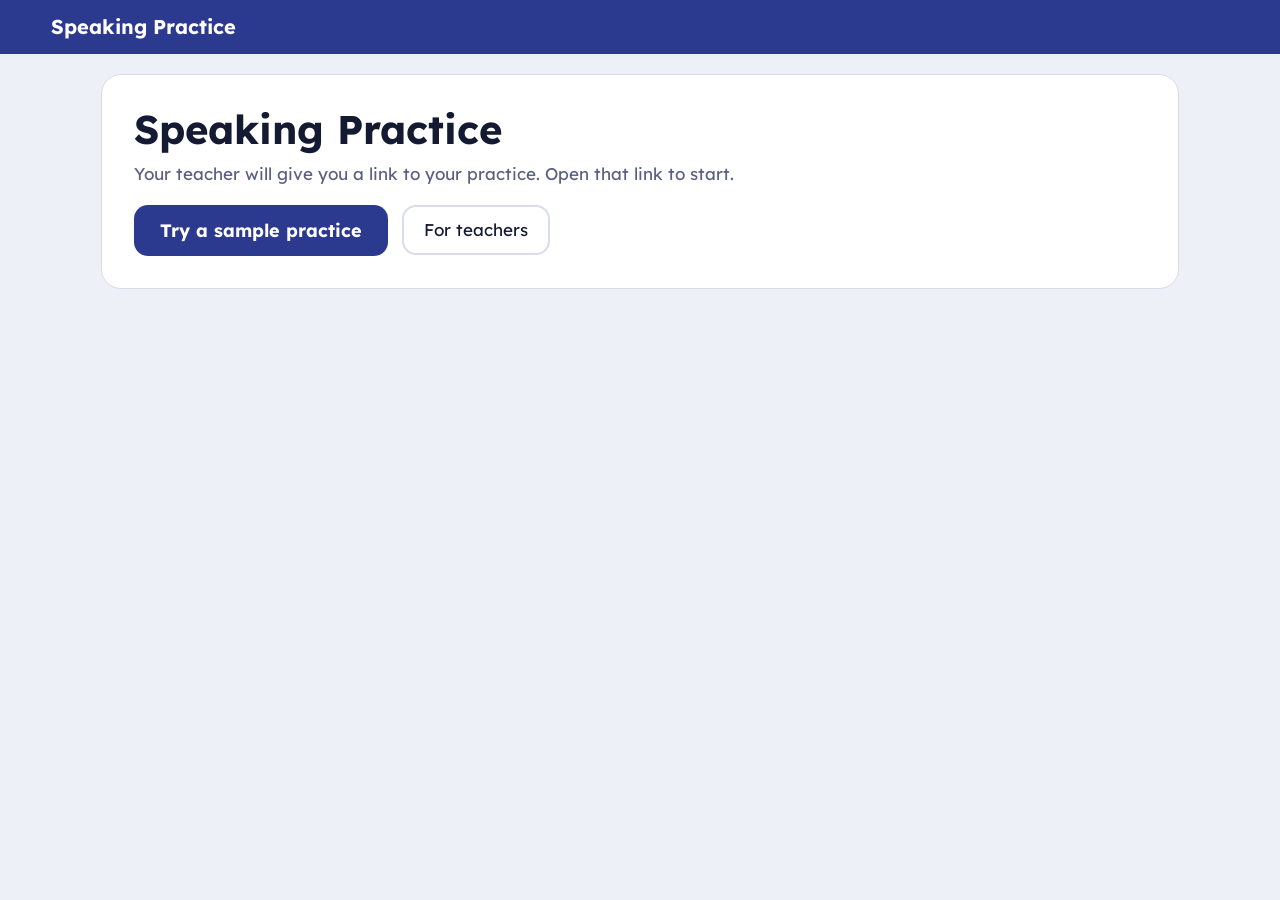
<file: index.html>
<!DOCTYPE html>
<html lang="en">
<head>
<meta charset="utf-8">
<meta name="viewport" content="width=device-width, initial-scale=1">
<title>Speaking Practice</title>
<link rel="preconnect" href="https://fonts.googleapis.com">
<link href="https://fonts.googleapis.com/css2?family=Lexend:wght@400;500;700&display=swap" rel="stylesheet">
<link rel="stylesheet" href="app.css">
</head>
<body>
<header class="top"><h1 id="ttl">Speaking Practice</h1><div class="prog" id="prog" aria-label="Progress"></div></header>
<main class="wrap" id="app"><p class="sub">Loading…</p></main>
<script src="tasks.js"></script>
<script src="pics.js"></script>
<script src="pron.js"></script>
<script>
{
const BANK = window.BANK;
const BYID = Object.fromEntries(BANK.tasks.map(t=>[t.id,t]));
const NAMES = {guide:"Guide",maya:"Maya",leo:"Leo"};
const app = document.getElementById('app');
const $ = s => app.querySelector(s);
const esc = t => String(t).replace(/[&<>"]/g, c => ({'&':'&amp;','<':'&lt;','>':'&gt;','"':'&quot;'}[c]));
const MIC = {id:'mic', who:'guide', text:BANK.common.mic};
const INTRO = ['intro1','intro2','intro3'].map(id=>({id, who:'guide', text:BANK.common[id]}));

/* ---------- assignment from the link ---------- */
const q = new URLSearchParams(location.search);
const flag = (k,d) => q.has(k) ? q.get(k)!=='0' : d;
const CFG = {
 ids: (q.get('t')||'').split(',').map(s=>s.trim()).filter(id=>BYID[id]).slice(0,12),
 time: parseInt(q.get('tm')||'0',10)||0,
 words: flag('w',true), retry: flag('r',true), caps: flag('c',true), stt: flag('x',true), fb: flag('f',true), pron: flag('p',true),
 name: (q.get('n')||'').slice(0,80)
};
if(CFG.name) { document.getElementById('ttl').textContent = 'Speaking Practice · ' + CFG.name; document.title = CFG.name; }

let steps=[], TASKS=[], idx=0, student={first:'',last:'',period:''}, captions=CFG.caps;
const recs={};
function setup(ids){
 steps=[{type:'mic',key:'L0',time:20},{type:'welcome'},{type:'intro'}];
 ids.forEach((id,i)=>{const t=BYID[id]; steps.push({type:'task',key:'L'+(i+1),n:i+1,t,time:CFG.time||t.time});});
 steps.push({type:'finish'});
 TASKS=steps.filter(s=>s.type==='mic'||s.type==='task');
}

function drawProg(){
 const p=document.getElementById('prog');
 p.innerHTML=TASKS.map(s=>`<i class="${recs[s.key]!==undefined?'on':''} ${steps[idx]===s?'now':''}" title="${s.type==='mic'?'Mic check':'Task '+s.n}"></i>`).join('');
}

/* ---------- audio playback ---------- */
let segTimer=null;
function playSeg(id,holder){
 return new Promise(res=>{
  clearInterval(segTimer); if(holder.a) holder.a.pause();
  const sg=(BANK.seg&&BANK.seg[id])||[id,0,null];
  const a=new Audio('audio/'+sg[0]+'.mp3'); holder.a=a;
  let fin=false; const done=()=>{ if(fin) return; fin=true; clearInterval(segTimer); res(); };
  a.onended=done; a.onerror=done;
  const go=()=>{ try{ if(sg[1]) a.currentTime=sg[1]; }catch(e){}
   a.play().then(()=>{ if(sg[2]!=null){ segTimer=setInterval(()=>{ if(holder.a!==a){ clearInterval(segTimer); return; } if(a.currentTime>=sg[2]){ a.pause(); done(); } },40); } }).catch(done); };
  if(sg[1]){ if(a.readyState>=1) go(); else a.addEventListener('loadedmetadata',go,{once:true}); } else go();
 });
}
const PH={a:null}; let playToken=0;
function stopAudio(){playToken++;clearInterval(segTimer);if(PH.a)PH.a.pause();}
function play(id){ return playSeg(id,PH); }
async function playLines(lines,onLine){
 const tok=++playToken;
 for(let i=0;i<lines.length;i++){ if(tok!==playToken) return false; onLine(i); await play(lines[i].id); }
 if(tok!==playToken) return false; onLine(lines.length); return true;
}

/* ---------- microphone ---------- */
let stream=null, actx=null, micId='';
async function getMic(){
 if(stream && stream.getAudioTracks().some(t=>t.readyState==='live')) return stream;
 if(!navigator.mediaDevices||!navigator.mediaDevices.getUserMedia) throw new Error('nomic');
 const audio={echoCancellation:true,noiseSuppression:true,autoGainControl:true};
 if(micId) audio.deviceId={exact:micId};
 stream=await navigator.mediaDevices.getUserMedia({audio});
 return stream;
}
function closeMic(){ if(stream){ stream.getTracks().forEach(t=>t.stop()); stream=null; } }
function micLabel(){ const t=stream&&stream.getAudioTracks()[0]; return t?t.label:''; }
async function listMics(){ try{ return (await navigator.mediaDevices.enumerateDevices()).filter(d=>d.kind==='audioinput'); }catch(e){ return []; } }
function ctx(){ if(!actx) actx=new (window.AudioContext||window.webkitAudioContext)(); return actx; }
let meterStop=null, meterMax=0;
async function liveMeter(barEl){
 meterMax=0; if(meterStop) meterStop();
 const s=await getMic(); const c=ctx(); if(c.state==='suspended') await c.resume();
 const an=c.createAnalyser(); an.fftSize=512; const src=c.createMediaStreamSource(s); src.connect(an);
 const buf=new Uint8Array(an.fftSize); let raf, on=true;
 const loop=()=>{ if(!on) return; an.getByteTimeDomainData(buf); let m=0; for(const v of buf) m=Math.max(m,Math.abs(v-128)); meterMax=Math.max(meterMax,m); barEl.style.width=Math.min(100,m/70*100)+'%'; raf=requestAnimationFrame(loop); };
 loop(); meterStop=()=>{ on=false; cancelAnimationFrame(raf); try{src.disconnect()}catch(e){} meterStop=null; };
}

/* ---------- live speech-to-text (Chrome's built-in recognizer) ---------- */
const STT=window.SpeechRecognition||window.webkitSpeechRecognition;
let sttErr='', sttLive=null;
const STT_WHY={'audio-capture':"Chrome's speech recognition could not use the microphone. Make the headset or Microphone Array the computer's default microphone.",'no-speech':'Chrome did not hear any speech.','network':"Chrome could not connect to Google's speech service. Check the internet connection.",'not-allowed':'Speech recognition is blocked in Chrome.','service-not-allowed':'Speech recognition is turned off on this computer or by the school.','language-not-supported':'English speech recognition is not available.'};
function startSTT(force){
 if(!STT||(!CFG.stt&&!force)) return {stop:async()=>null};
 let finals=[], interim='', running=true, r=null, ended=null, failed=false; sttErr='';
 const make=()=>{
  try{
   r=new STT(); r.lang='en-US'; r.continuous=true; r.interimResults=true; r.maxAlternatives=1;
   r.onresult=e=>{ interim=''; for(let i=e.resultIndex;i<e.results.length;i++){ const x=e.results[i]; if(x.isFinal) finals.push(x[0].transcript.trim()); else interim+=x[0].transcript; } if(sttLive) sttLive([...finals,interim].join(' ')); };
   r.onerror=e=>{ if(e.error!=='aborted') sttErr=e.error; if(['not-allowed','service-not-allowed','network','language-not-supported','audio-capture'].includes(e.error)){ running=false; failed=true; } };
   r.onend=()=>{ if(running){ make(); } else if(ended){ ended(); } };
   r.start();
  }catch(e){ running=false; r=null; if(ended) ended(); }
 };
 make();
 return {stop:()=>new Promise(res=>{
  let once=false;
  const fin=()=>{ if(once) return; once=true; const all=[...finals, interim.trim()].filter(Boolean).join(' ').replace(/\s+/g,' ').trim(); res(all||(r&&!failed)?all:null); };
  ended=fin; running=false;
  try{ r&&r.stop(); }catch(e){}
  setTimeout(fin, 2500);
 })};
}

/* ---------- practice feedback (rough, based on the automatic transcript) ---------- */
const BANDS=['No response','Attempted','Adequate','Strong','Exemplary'];
const CONNECT=['because','so','also','and','but','first','next','then','after that','finally','for example','however','if','when','since','another','in addition','for instance','that is why','i think','i believe'];
function toks(s){ return (s||'').toLowerCase().replace(/[^a-z0-9' ]+/g,' ').split(/\s+/).filter(Boolean); }
function stem(w){ for(const suf of ['ations','ation','ions','ion','ments','ment','ing','ied','ies','ed','es','s','e','y']) if(w.endsWith(suf)&&w.length-suf.length>=3){ let s=w.slice(0,-suf.length); if(/([b-df-hj-np-tv-z])\1$/.test(s)) s=s.slice(0,-1); return s; } return w; }
function wordMatch(w,t){ if(t===w) return true; if(w.length<=2) return false; const a=stem(w), b=stem(t); if(a===b) return true; const [s,l]=a.length<=b.length?[a,b]:[b,a]; return s.length>=4 && l.startsWith(s) && l.length-s.length<=2; }
function hasPhrase(words,phrase){ const p=toks(phrase); if(!p.length) return false; for(let i=0;i+p.length<=words.length;i++){ if(p.every((w,j)=>wordMatch(w,words[i+j]))) return true; } return false; }
function termUsed(words,term){
 if(term.includes(',')){ const parts=term.split(',').map(x=>x.trim()).filter(Boolean); return parts.filter(p=>hasPhrase(words,p)).length>=2; }
 if(/ or /.test(term)) return term.split(/ or /).some(p=>hasPhrase(words,p));
 return hasPhrase(words,term);
}
function analyze(t,text){
 const words=toks(text), n=words.length, modelN=toks(t.model).length, hi=t.level==='3-4';
 const used=t.terms.filter(x=>termUsed(words,x)), missed=t.terms.filter(x=>!used.includes(x));
 const conns=CONNECT.filter(c=>hasPhrase(words,c)&&!['and'].includes(c));
 const reason=['because','so','since','for example','for instance','that is why'].some(c=>hasPhrase(words,c));
 const prompt=new Set(toks(t.you)); const own=words.filter(w=>!prompt.has(w)).length;
 const idk=/\bi (don't|do not|dont) know\b/.test(words.join(' '));
 const repeat=n>=3 && own/n<0.25;
 let b;
 if(n===0) b=0;
 else if(idk&&n<8 || repeat || n<2) b=1;
 else if(!hi){
  b=2;
  if(n>=10 && used.length>=1 && own>=6) b=3;
  if(n>=Math.max(20,Math.round(modelN*0.9)) && used.length>=2 && conns.length>=1) b=4;
 } else {
  b=n>=5?2:1;
  if(b===2 && n>=Math.max(25,Math.round(modelN*0.7)) && used.length>=2 && (reason||conns.length>=2)) b=3;
  if(b===3 && n>=Math.max(45,Math.round(modelN*1.2)) && used.length>=3 && conns.length>=2) b=4;
 }
 const tips=[];
 if(n===0) tips.push('The computer did not hear words. Speak louder and closer to the microphone.');
 else {
  if(idk) tips.push('Do not say "I don\'t know." Say what you can. Use words from the picture.');
  if(repeat) tips.push('Do not repeat the question. Answer with your own words.');
  const asked=missed.filter(x=>t.you.toLowerCase().includes(x.toLowerCase()));
  if(asked.length) tips.push('The question asks you to use: '+asked.join(', ')+'. Try to use '+(asked.length>1?'them':'it')+'.');
  else if(missed.length && used.length<(hi?3:2)) tips.push('Use more key words. Try: '+missed.slice(0,3).join(', ')+'.');
  if(!reason && /why|reason|explain|because|justify|support/i.test(t.you)) tips.push(hi?'Explain your thinking. Add a reason with "because" or an example with "for example."':'Say why. Use "because."');
  if(n<(hi?Math.max(25,modelN*0.7):10)) tips.push(hi?'Say more. Add another sentence with a detail or an example.':'Say more. Try two or three full sentences.');
  if(hi && conns.length<2 && n>=15) tips.push('Connect your ideas with words like "first," "also," "however," and "for example."');
  if(!tips.length) tips.push(b===4?'Excellent! Your answer is detailed and uses key words.':'Great answer. To make it even stronger, add one more detail or example.');
 }
 return {band:b,label:BANDS[b],next:b<4&&b>0?BANDS[b+1]:'',words:n,modelN,used,missed,reason,conns,tips:tips.slice(0,2)};
}
function feedbackHtml(t,r){
 if(r.text===null||r.text===undefined) return `<div class="fb"><h4>Check your answer</h4><p class="note">The computer could not make a transcript${r.sttWhy?' ('+esc(STT_WHY[r.sttWhy]||r.sttWhy)+')':''}. Listen to your answer and check:</p><ul class="fbl"><li>Did I say two or more full sentences?</li><li>Did I use the key words?</li><li>Did I say why, with "because"?</li></ul></div>`;
 const a=analyze(t,r.text); r.fb=a;
 const who=t.who==='maya'?'Maya':'Leo';
 return `<div class="fb"><div class="fbh"><h4>Practice feedback</h4><span class="band b${a.band}">${a.label}</span>${a.next?`<span class="note">Goal: ${a.next}</span>`:''}</div>
 <p class="heard"><small>The computer heard:</small> ${r.text?esc(r.text):'<i>no words</i>'}</p>
 <div class="fbkw"><small>Key words</small><div class="words">${t.terms.map(w=>`<span class="${a.used.includes(w)?'kw-yes':'kw-no'}">${a.used.includes(w)?'✓ ':''}${esc(w)}</span>`).join('')}</div></div>
 <p class="note">You said ${a.words} word${a.words===1?'':'s'}. ${who} said ${a.modelN}.</p>
 <ul class="fbl">${a.tips.map(x=>`<li>${esc(x)}</li>`).join('')}</ul>
 <p class="note" style="margin:0">This is a practice estimate from the computer, not your WIDA score. The computer can make mistakes.</p></div>`;
}
/* ---------- recording ---------- */
let rec=null;
async function startRec(seconds,onTick,onLevel){
 const s=await getMic(); const c=ctx(); if(c.state==='suspended') await c.resume();
 const an=c.createAnalyser(); an.fftSize=512; const src=c.createMediaStreamSource(s); src.connect(an);
 const buf=new Uint8Array(an.fftSize); const chunks=[];
 const mr=new MediaRecorder(s); mr.ondataavailable=e=>e.data.size&&chunks.push(e.data);
 const t0=performance.now(); let raf;
 const loop=()=>{an.getByteTimeDomainData(buf);let m=0;for(const v of buf)m=Math.max(m,Math.abs(v-128));onLevel(Math.min(1,m/70));const el=(performance.now()-t0)/1000;onTick(el);if(el>=seconds){finish();return;}raf=requestAnimationFrame(loop)};
 let done; const result=new Promise(r=>done=r);
 function finish(){ if(mr.state==='inactive')return; cancelAnimationFrame(raf); mr.stop(); }
 const sr=startSTT();
 mr.onstop=async()=>{src.disconnect();const text=await sr.stop(); const sttWhy=sttErr;const blob=new Blob(chunks,{type:mr.mimeType});try{const ab=await blob.arrayBuffer();const buffer=await c.decodeAudioData(ab);const d=buffer.getChannelData(0);let peak=0;for(let i=0;i<d.length;i+=8)peak=Math.max(peak,Math.abs(d[i]));done({url:URL.createObjectURL(blob),buffer,peak,duration:buffer.duration,text,sttWhy});}catch(e){done(null)}};
 mr.start(); loop(); rec={finish};
 return result;
}
let mine=null;
function stopMine(){ if(mine){ mine.pause(); mine.currentTime=0; } }
function playMine(r,btn){
 stopAudio(); stopMine(); mine=new Audio(r.url);
 const reset=()=>{ if(btn) btn.textContent='▶ Listen to my answer'; };
 mine.onended=reset; mine.onpause=reset;
 if(btn) btn.textContent='■ Playing… (click to stop)';
 mine.play().catch(()=>{ reset(); const b=document.createElement('div'); b.className='msg'; b.style.flexBasis='100%'; b.textContent='Your answer could not play. Check that your headphones are plugged in and the volume is up.'; $('#dock').appendChild(b); });
}

/* ---------- screens ---------- */
function bubble(l){return `<div class="line"><div class="av ${l.who}"><span>${NAMES[l.who][0]}</span></div><div class="bub"><small>${NAMES[l.who]}</small><span class="tx">${esc(l.text)}</span></div></div>`}
function render(){
 stopAudio(); stopMine(); if(meterStop) meterStop(); drawProg(); const s=steps[idx]; window.scrollTo(0,0);
 if(s.type==='welcome') return welcome();
 if(s.type==='intro') return intro();
 if(s.type==='finish') return finish();
 return task(s);
}
function landing(){
 document.getElementById('prog').innerHTML='';
 app.innerHTML=`<div class="card"><h2>Speaking Practice</h2><p class="sub">Your teacher will give you a link to your practice. Open that link to start.</p><div class="dock"><button class="primary" id="demo">Try a sample practice</button><a class="ghost" style="display:inline-flex;align-items:center;min-height:48px;padding:10px 20px;border-radius:14px;text-decoration:none" href="teacher.html">For teachers</a></div></div>`;
 $('#demo').onclick=()=>{ setup(['a01','a05','a24','a12']); idx=0; render(); };
}
function welcome(){
 const n=TASKS.length-1;
 app.innerHTML=`<div class="card"><h2>${esc(CFG.name||'Speaking Practice')}</h2><p class="sub">You will answer ${n} question${n===1?'':'s'}. Use headphones and a microphone. Listen, then speak.</p>
 <form class="form" id="f"><label>First name<input id="fn" autocomplete="given-name" required value="${esc(student.first)}"></label><label>Last name<input id="ln" autocomplete="family-name" required value="${esc(student.last)}"></label><label>Class period<input id="pd" inputmode="numeric" value="${esc(student.period)}"></label><div><button class="primary" type="submit">Start</button></div></form></div>`;
 $('#f').onsubmit=e=>{e.preventDefault();student={first:$('#fn').value.trim(),last:$('#ln').value.trim(),period:$('#pd').value.trim()};if(!student.first||!student.last)return;idx++;render();};
}
function intro(){
 app.innerHTML=`<div class="card"><h2>How it works</h2><div class="talk">${INTRO.map(bubble).join('')}</div><div class="dock"><button class="primary" id="go">▶ Play</button><button class="ghost" id="nx">Next →</button></div></div>`;
 const els=[...app.querySelectorAll('.line')];
 $('#go').onclick=()=>{ $('#go').textContent='▶ Play again'; playLines(INTRO,i=>els.forEach((e,j)=>{e.classList.toggle('live',j===i);e.classList.toggle('past',j<i)})); };
 $('#nx').onclick=()=>{idx++;render();};
}

function task(s){
 const isMic=s.type==='mic', t=s.t;
 const lines=isMic?[MIC]:[{id:t.id+'_i',who:'guide',text:t.intro},{id:t.id+'_a',who:'guide',text:t.ask},{id:t.id+'_m',who:t.who,text:t.model},{id:t.id+'_y',who:'guide',text:t.you}];
 const head=isMic?`<b>Microphone check</b><span>Not graded</span>`:`<b>Question ${s.n} of ${TASKS.length-1} · ${esc(t.title)}</b><span>${esc(t.area)}</span>`;
 const pic=isMic?PICS.mic():renderVis(t.vis);
 const pr=!isMic&&CFG.words&&CFG.pron&&window.Pron&&BANK.pron;
 const plist=pr?Pron.itemsFor(t.terms):[];
 const terms=(!isMic&&CFG.words)?`<div class="keyterms"><h4>Key words to use${plist.length?' · tap a word to hear it':''}</h4><div class="words">${t.terms.map(w=>plist.length&&Pron.itemsFor([w]).length?`<button class="kwb" data-term="${esc(w)}">🔊 ${esc(w)}</button>`:`<span>${esc(w)}</span>`).join('')}</div>${plist.length?'<div class="tools"><button class="ghost" id="kwp">🗣️ Practice saying the key words</button></div>':''}</div>`:'';
 const micbox=isMic?`<div class="micbox"><ol class="steps"><li>Click <b>Test my microphone</b>.</li><li>Chrome asks to use the microphone. Click <b>Allow</b>.</li><li>Choose your headset. No headset? Choose <b>Microphone Array</b>.</li><li>Talk. The green bar moves? Good! Press <b>Start</b>.</li></ol><label>Microphone<select id="micsel"><option value="">Click "Test my microphone"</option></select></label><div class="dock" style="margin-top:4px"><button class="ghost" id="mtest">🎤 Test my microphone</button><div><div class="sub" style="margin:0;font-size:14px">Talk. Does the green bar move?</div><div class="meter wide"><b id="mlv"></b></div></div></div><div id="mmsg"></div>${CFG.stt&&STT?`<div class="dock" style="margin-top:4px"><button class="ghost" id="ttest">📝 Test the transcript</button></div><div id="tmsg"></div>`:''}</div>`:'';
 const capBtn=(CFG.caps||isMic)?`<button class="ghost" id="cap">${captions||isMic?'Hide text':'Show text'}</button>`:'';
 const capOn=isMic||captions;
 app.innerHTML=`<div class="stage"><div class="pic"><div class="pichead">${head}</div>${pic}</div>
 <div class="card ${capOn?'':'nocap'}" id="side"><div class="talk" id="talk">${lines.map(bubble).join('')}</div>
 <div class="tools"><button class="ghost" id="replay">⟲ Replay question</button>${capBtn}</div>${terms}${micbox}</div></div>
 <div class="dock card" id="dock"></div>`;
 const els=[...app.querySelectorAll('#talk .line')];
 const mark=i=>els.forEach((e,j)=>{e.classList.toggle('live',j===i);e.classList.toggle('past',j<i)});
 const listen=async()=>{dockListen(); if(await playLines(lines,mark)) dockReady();};
 $('#replay').onclick=()=>{ if(rec) return; listen(); };
 if($('#cap')) $('#cap').onclick=()=>{ const on=$('#side').classList.toggle('nocap'); if(!isMic) captions=!on; $('#cap').textContent=on?'Show text':'Hide text'; };
 const dock=$('#dock');
 if(plist.length){
  const hooks={ say:(sec,lv)=>{ stopAudio(); return startRec(sec,()=>{},lv).then(r=>{ rec=null; return r; }); }, match:(w,text)=>{ const tw=toks(text); return toks(w).every(x=>tw.some(y=>wordMatch(x,y))); } };
  const openAt=w=>{ stopAudio(); stopMine(); const first=Pron.itemsFor([w])[0]; Pron.open(plist, Math.max(0,plist.indexOf(first)), hooks); };
  app.querySelectorAll('.kwb').forEach(b=>b.onclick=()=>openAt(b.dataset.term));
  $('#kwp').onclick=()=>{ stopAudio(); stopMine(); Pron.open(plist,0,hooks); };
 }
 if(isMic){
  const sel=$('#micsel'), mmsg=$('#mmsg'), btn=$('#mtest'); let checkT=null;
  const fill=async()=>{ const ms=await listMics(); const cur=stream&&stream.getAudioTracks()[0]; const curId=cur&&cur.getSettings?cur.getSettings().deviceId:''; sel.innerHTML=ms.map((d,i)=>`<option value="${esc(d.deviceId)}" ${d.deviceId===(micId||curId)?'selected':''}>${esc(d.label||('Microphone '+(i+1)))}</option>`).join('')||'<option value="">No microphone found</option>'; };
  const test=async()=>{
   clearTimeout(checkT); btn.disabled=true; btn.textContent='Starting…'; mmsg.innerHTML='';
   const slow=setTimeout(()=>{ mmsg.innerHTML='<div class="msg">Look for a box at the top of Chrome asking to use your microphone. Click <b>Allow</b>.</div>'; },3000);
   try{
    await liveMeter($('#mlv')); clearTimeout(slow); await fill();
    btn.textContent='🎤 Testing… talk now'; mmsg.innerHTML='<p class="sub" style="margin:0">Using: <b>'+esc(micLabel()||'microphone')+'</b></p>';
    checkT=setTimeout(()=>{ btn.disabled=false; btn.textContent='🎤 Test again';
     mmsg.innerHTML+= meterMax>4 ? '<div class="msg good">Your microphone works. Press <b>Start</b> below.</div>' : '<div class="msg">This microphone sends no sound. Pick a different one in the list. If none work, your computer may be blocking Chrome from the microphone (ask your teacher).</div>'; },5000);
   }catch(e){ clearTimeout(slow); btn.disabled=false; btn.textContent='🎤 Test my microphone'; mmsg.innerHTML=micError(e); }
  };
  btn.onclick=test;
  if($('#ttest')) $('#ttest').onclick=async()=>{
   const tb=$('#ttest'), tm=$('#tmsg'); tb.disabled=true; tb.textContent='📝 Listening… say a sentence';
   tm.innerHTML='<p class="tra" id="tlive"><i>Words will appear here…</i></p>';
   sttLive=x=>{ const el=$('#tlive'); if(el) el.textContent=x; };
   const sr=startSTT(true); await new Promise(r=>setTimeout(r,7000)); const x=await sr.stop(); sttLive=null;
   tb.disabled=false; tb.textContent='📝 Test the transcript again';
   tm.innerHTML= x ? '<div class="msg good">The transcript works. It heard: <b>'+esc(x)+'</b></div>'
    : '<div class="msg">The transcript did not hear you. '+esc(STT_WHY[sttErr]||(sttErr?'Error: '+sttErr:'Chrome did not send back any words.'))+'</div>';
  };
  sel.onchange=async()=>{ micId=sel.value; closeMic(); await test(); };
 }
 function dockStart(){dock.innerHTML=`<button class="primary" id="st">▶ Start</button><span class="sub" style="margin:0">Listen to the guide${isMic?'':' and the other student'}.</span>`;$('#st').onclick=listen;}
 function dockListen(){dock.innerHTML=`<span class="sub" style="margin:0">Listening…</span><button class="ghost" id="sk">Skip to my turn</button>`;$('#sk').onclick=()=>{stopAudio();mark(lines.length);dockReady();};}
 function dockReady(err=''){
  dock.innerHTML=`<button class="recbtn" id="rb">Start speaking</button><span class="sub" style="margin:0">You have ${s.time} seconds.</span>${!isMic?'<button class="ghost" id="skip">Skip this question</button>':''}${err}`;
  $('#rb').onclick=doRec; if($('#skip')) $('#skip').onclick=()=>{recs[s.key]=null;idx++;render();};
 }
 async function doRec(){
  stopAudio(); stopMine(); if(meterStop) meterStop(); mark(lines.length);
  const C=2*Math.PI*27;
  dock.innerHTML=`<div class="timer"><svg class="ring" viewBox="0 0 64 64"><circle cx="32" cy="32" r="27" stroke="var(--line)"/><circle id="arc" cx="32" cy="32" r="27" stroke="var(--rec)" stroke-dasharray="${C}" stroke-dashoffset="0" transform="rotate(-90 32 32)"/></svg><div><div style="display:flex;gap:8px;align-items:center"><span class="recdot"></span><span id="sec">${s.time}</span> seconds left</div><div class="meter" title="Your voice"><b id="lv"></b></div></div></div><button class="primary" id="dn" disabled>I'm done</button>`;
  setTimeout(()=>{const d=$('#dn'); if(d&&d.textContent==="I'm done") d.disabled=false;},4000);
  try{
   const res=startRec(s.time,el=>{const a=$('#arc'),sc=$('#sec');if(a)a.style.strokeDashoffset=String(C*el/s.time);if(sc)sc.textContent=Math.max(0,Math.ceil(s.time-el));},v=>{const b=$('#lv');if(b)b.style.width=(v*100)+'%'});
   $('#dn').onclick=()=>{ if(rec){ $('#dn').disabled=true; $('#dn').textContent='Saving…'; rec.finish(); } };
   const b=await res; rec=null;
   if(!b) throw new Error('decode');
   recs[s.key]=b; drawProg(); dockDone(b);
  }catch(e){ rec=null; dockReady(micError(e)); }
 }
 function dockDone(b){
  const quiet=b.peak<0.01, canRetry=isMic||CFG.retry;
  const warn=quiet?'<div class="msg" style="flex-basis:100%">We could not hear your voice'+(micLabel()?' on <b>'+esc(micLabel())+'</b>':'')+'. '+(isMic?'Choose a different microphone above, press <b>Test my microphone</b>, and talk. When the green bar moves, press <b>Try again</b>.':'Ask your teacher for help.')+'</div>':isMic?'<div class="msg good" style="flex-basis:100%">Can you hear your voice? If you hear nothing, check your headphones and volume, then press <b>Try again</b>.</div>':'';
  const fbk=(!isMic&&!quiet&&CFG.stt&&CFG.fb)?feedbackHtml(t,b):'';
  dock.innerHTML=`${fbk}<button class="ghost" id="pl">▶ Listen to my answer</button>${canRetry?'<button class="ghost" id="ag">Try again</button>':''}<button class="primary" id="nx">Next →</button>${warn}`;
  if(fbk) setTimeout(()=>dock.scrollIntoView({behavior:'smooth',block:'nearest'}),50);
  $('#pl').onclick=e=>{ if(mine&&!mine.paused){stopMine();return;} playMine(b,e.currentTarget); };
  if($('#ag')) $('#ag').onclick=()=>{stopMine();doRec()};
  $('#nx').onclick=()=>{stopMine();idx++;render()};
 }
 if(recs[s.key]){mark(lines.length);dockDone(recs[s.key]);} else dockStart();
}
function micError(e){
 const n=e&&e.name;
 if(n==='NotAllowedError'||n==='SecurityError') return `<div class="msg" style="flex-basis:100%">The microphone is blocked. Look at the top of Chrome, next to the web address. Click the icon and choose <b>Allow</b> for the microphone. Then try again.</div>`;
 if(n==='NotFoundError') return `<div class="msg" style="flex-basis:100%">No microphone found. Plug in your headset, then try again.</div>`;
 return `<div class="msg" style="flex-basis:100%">The recording did not work. Close other apps that use the microphone, then try again.</div>`;
}

/* ---------- finish: recording + transcript ---------- */
function finish(){
 const label=s=>s.type==='mic'?'Microphone check':'Question '+s.n+' · '+s.t.title;
 const prompt=s=>s.type==='mic'?MIC.text:s.t.you;
 const said=s=>{ const r=recs[s.key]; if(!r) return null; if(r.text===null||r.text===undefined) return undefined; return r.text; };
 const why=s=>{ const r=recs[s.key]; return r&&r.sttWhy?(STT_WHY[r.sttWhy]||('Error: '+r.sttWhy)):''; };
 const saidHtml=s=>{ const x=said(s); const w=why(s); return x===null?'<i>No answer</i>':x===undefined?'<i>Transcript not available.</i> '+esc(w):x?esc(x):'<i>No words heard.</i> '+esc(w); };
 const est=s=>{ const r=recs[s.key]; return (r&&s.t&&r.text!=null&&CFG.fb)?analyze(s.t,r.text).label:''; };
 const rows=TASKS.map(s=>`<div class="tr"><div class="trh"><b>${esc(label(s))}</b><span>${est(s)?'Practice estimate: '+est(s)+' · ':''}${recs[s.key]?Math.round(recs[s.key].duration)+' sec':''}</span></div><p class="trq">${esc(prompt(s))}</p>${CFG.stt?`<p class="tra">${saidHtml(s)}</p>`:''}</div>`).join('');
 app.innerHTML=`<div class="card"><h2>Great job, ${esc(student.first)}!</h2><p class="sub">You finished. ${CFG.stt?'Save your recording and your transcript, then upload both files':'Save your recording, then upload it'} to your Canvas assignment.</p>
 <div class="dock"><button class="primary" id="sv">${CFG.stt?'1. ':''}Save my recording</button>${CFG.stt?'<button class="primary" id="st2">2. Save my transcript</button>':''}<button class="ghost" id="bk">← Go back</button></div><div id="out"></div>
 <h3 style="margin:26px 0 4px">${CFG.stt?'Transcript':'Your answers'}</h3>${CFG.stt?'<p class="sub" style="font-size:14px">Made by the computer. It may have mistakes. Your teacher will listen to your recording.</p>':''}<div class="trs">${rows}</div></div>`;
 play('end').catch(()=>{});
 const d=new Date(), ds=`${d.getFullYear()}-${String(d.getMonth()+1).padStart(2,'0')}-${String(d.getDate()).padStart(2,'0')}`;
 const safe=x=>x.replace(/[^A-Za-z0-9\-]+/g,'');
 const base=`${safe(student.last)}_${safe(student.first)}${student.period?'_P'+safe(student.period):''}_SpeakingPractice_${ds}`;
 const give=(blob,name,what)=>{ const url=URL.createObjectURL(blob); $('#out').innerHTML=`<div class="msg good"><p style="margin:0 0 10px">Your ${what} is ready: <b>${esc(name)}</b></p><a class="primary" style="display:inline-block;text-decoration:none;border-radius:14px;padding:12px 22px" href="${url}" download="${esc(name)}">Download ${what}</a><p style="margin:12px 0 0">Next: open your Canvas assignment, choose <b>Upload</b>, and pick this file from your Downloads folder.</p></div>`; const a=document.createElement('a');a.href=url;a.download=name;document.body.appendChild(a);a.click();a.remove(); };
 $('#bk').onclick=()=>{idx=steps.findIndex(s=>s.type==='task'&&!recs[s.key]); if(idx<0) idx=steps.length-2; render();};
 $('#sv').onclick=async()=>{
  $('#sv').disabled=true; $('#out').innerHTML='<p class="sub">Making your file…</p>';
  try{ give(await buildWav(), base+'.wav', 'recording'); }catch(e){ $('#out').innerHTML='<div class="msg">Sorry, the file could not be made. Please tell your teacher.</div>'; }
  $('#sv').disabled=false;
 };
 if($('#st2')) $('#st2').onclick=()=>{
  const L=[`Speaking Practice - Transcript${CFG.name?' - '+CFG.name:''}`,`Student: ${student.first} ${student.last}${student.period?'   Period: '+student.period:''}`,`Date: ${d.toLocaleString()}`,`Automatic transcript - it may contain mistakes. Listen to the recording to grade.`,''];
  for(const s of TASKS){ const x=said(s); L.push('='.repeat(60), label(s).toUpperCase()+(s.t?`  [${s.t.id}, WIDA ${s.t.level}, ${s.t.area}]`:'')+(recs[s.key]?`  (${Math.round(recs[s.key].duration)} sec)`:''), 'Prompt: '+prompt(s), ...(s.t?['Key words: '+s.t.terms.join(', ')]:[]), ...(est(s)?(()=>{const a=analyze(s.t,recs[s.key].text);return ['Practice estimate (automatic, not a WIDA score): '+a.label,'Key words used: '+(a.used.join(', ')||'none'),'Words: '+a.words+' (model: '+a.modelN+')'];})():[]), '', 'Student: '+(x===null?'[No answer]':x===undefined?'[Transcript not available. '+why(s)+']':x||'[No words heard. '+why(s)+']'), ''); }
  give(new Blob([L.join('\r\n')],{type:'text/plain'}), base+'_transcript.txt', 'transcript');
 };
}
async function decodeLabel(key){const bin=atob(BANK.labelAudio[key]);const u=new Uint8Array(bin.length);for(let i=0;i<bin.length;i++)u[i]=bin.charCodeAt(i);return ctx().decodeAudioData(u.buffer);}
async function toMono(buf,sr,norm){
 const oc=new OfflineAudioContext(1,Math.max(1,Math.ceil(buf.duration*sr)),sr);const s=oc.createBufferSource();s.buffer=buf;s.connect(oc.destination);s.start();
 const r=(await oc.startRendering()).getChannelData(0);
 if(norm){let m=0;for(const v of r)m=Math.max(m,Math.abs(v));const g=m>0.01?Math.min(4,0.9/m):1;for(let i=0;i<r.length;i++)r[i]*=g;}
 return r;
}
async function buildWav(){
 const sr=16000, parts=[], gap=n=>new Float32Array(Math.round(sr*n));
 for(const s of TASKS){
  parts.push(await toMono(await decodeLabel(s.key),sr,false), gap(.3));
  parts.push(recs[s.key]?await toMono(recs[s.key].buffer,sr,true):gap(1), gap(1.2));
 }
 const len=parts.reduce((a,p)=>a+p.length,0), dv=new DataView(new ArrayBuffer(44+len*2));
 const w=(o,t)=>{for(let i=0;i<t.length;i++)dv.setUint8(o+i,t.charCodeAt(i))};
 w(0,'RIFF');dv.setUint32(4,36+len*2,true);w(8,'WAVE');w(12,'fmt ');dv.setUint32(16,16,true);dv.setUint16(20,1,true);dv.setUint16(22,1,true);dv.setUint32(24,sr,true);dv.setUint32(28,sr*2,true);dv.setUint16(32,2,true);dv.setUint16(34,16,true);w(36,'data');dv.setUint32(40,len*2,true);
 let o=44; for(const p of parts) for(const v of p){dv.setInt16(o,Math.max(-1,Math.min(1,v))*32767,true);o+=2;}
 return new Blob([dv],{type:'audio/wav'});
}

window.addEventListener('beforeunload',e=>{ if(Object.values(recs).some(Boolean)){ e.preventDefault(); e.returnValue=''; } });
if(CFG.ids.length){ setup(CFG.ids); render(); } else landing();
}
</script>
</body>
</html>
</file>
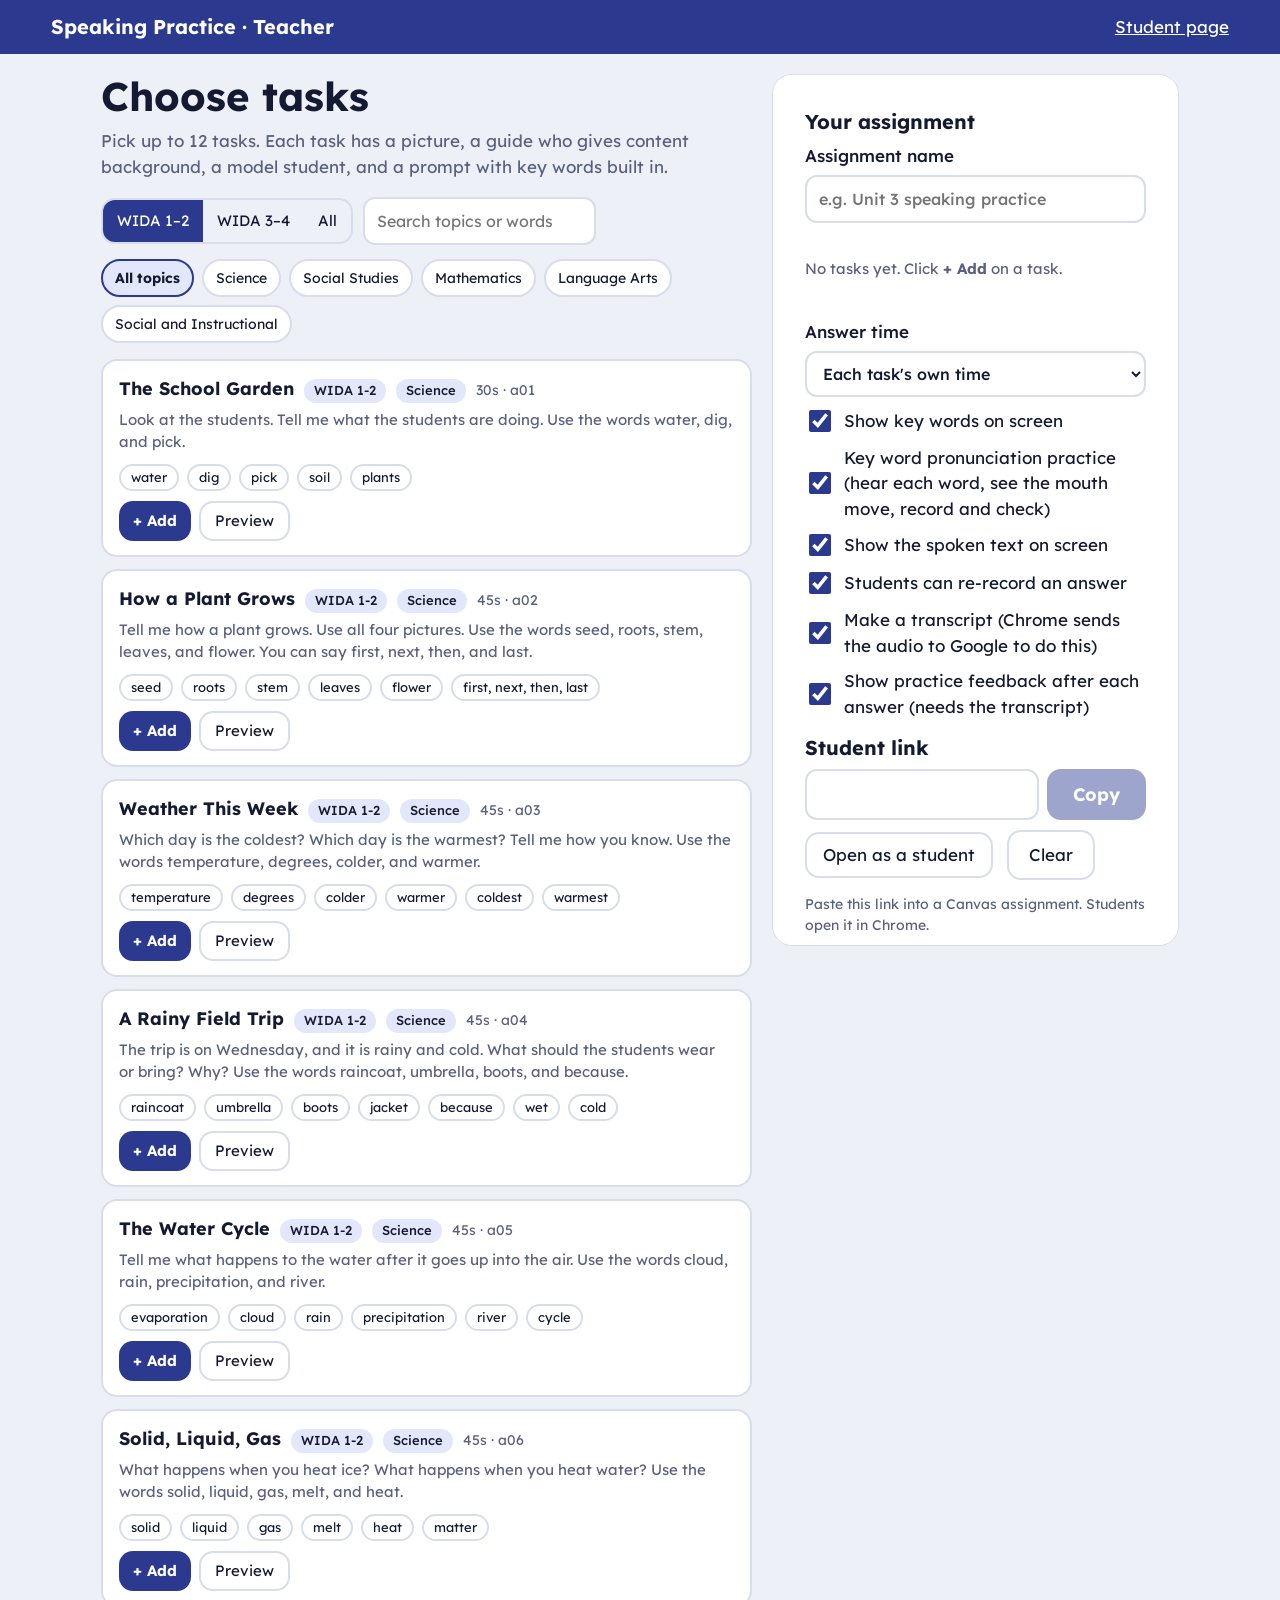
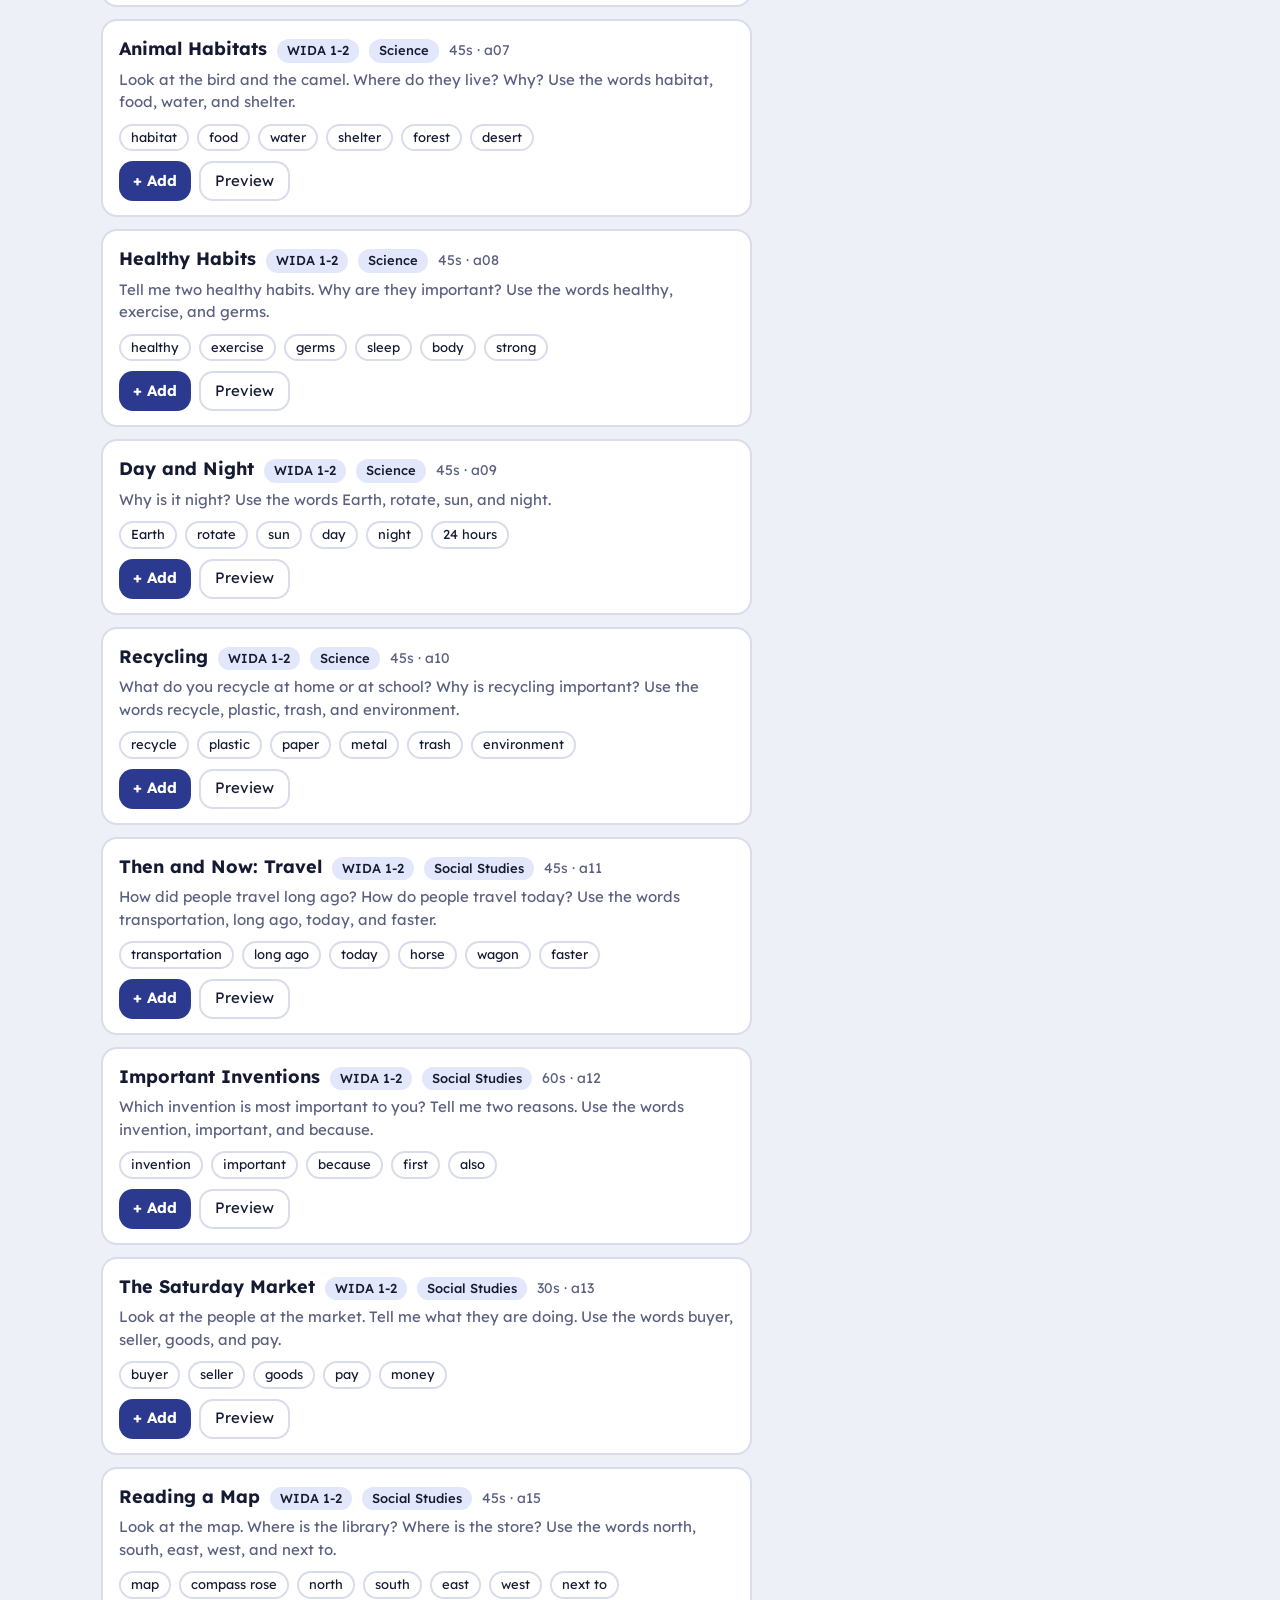
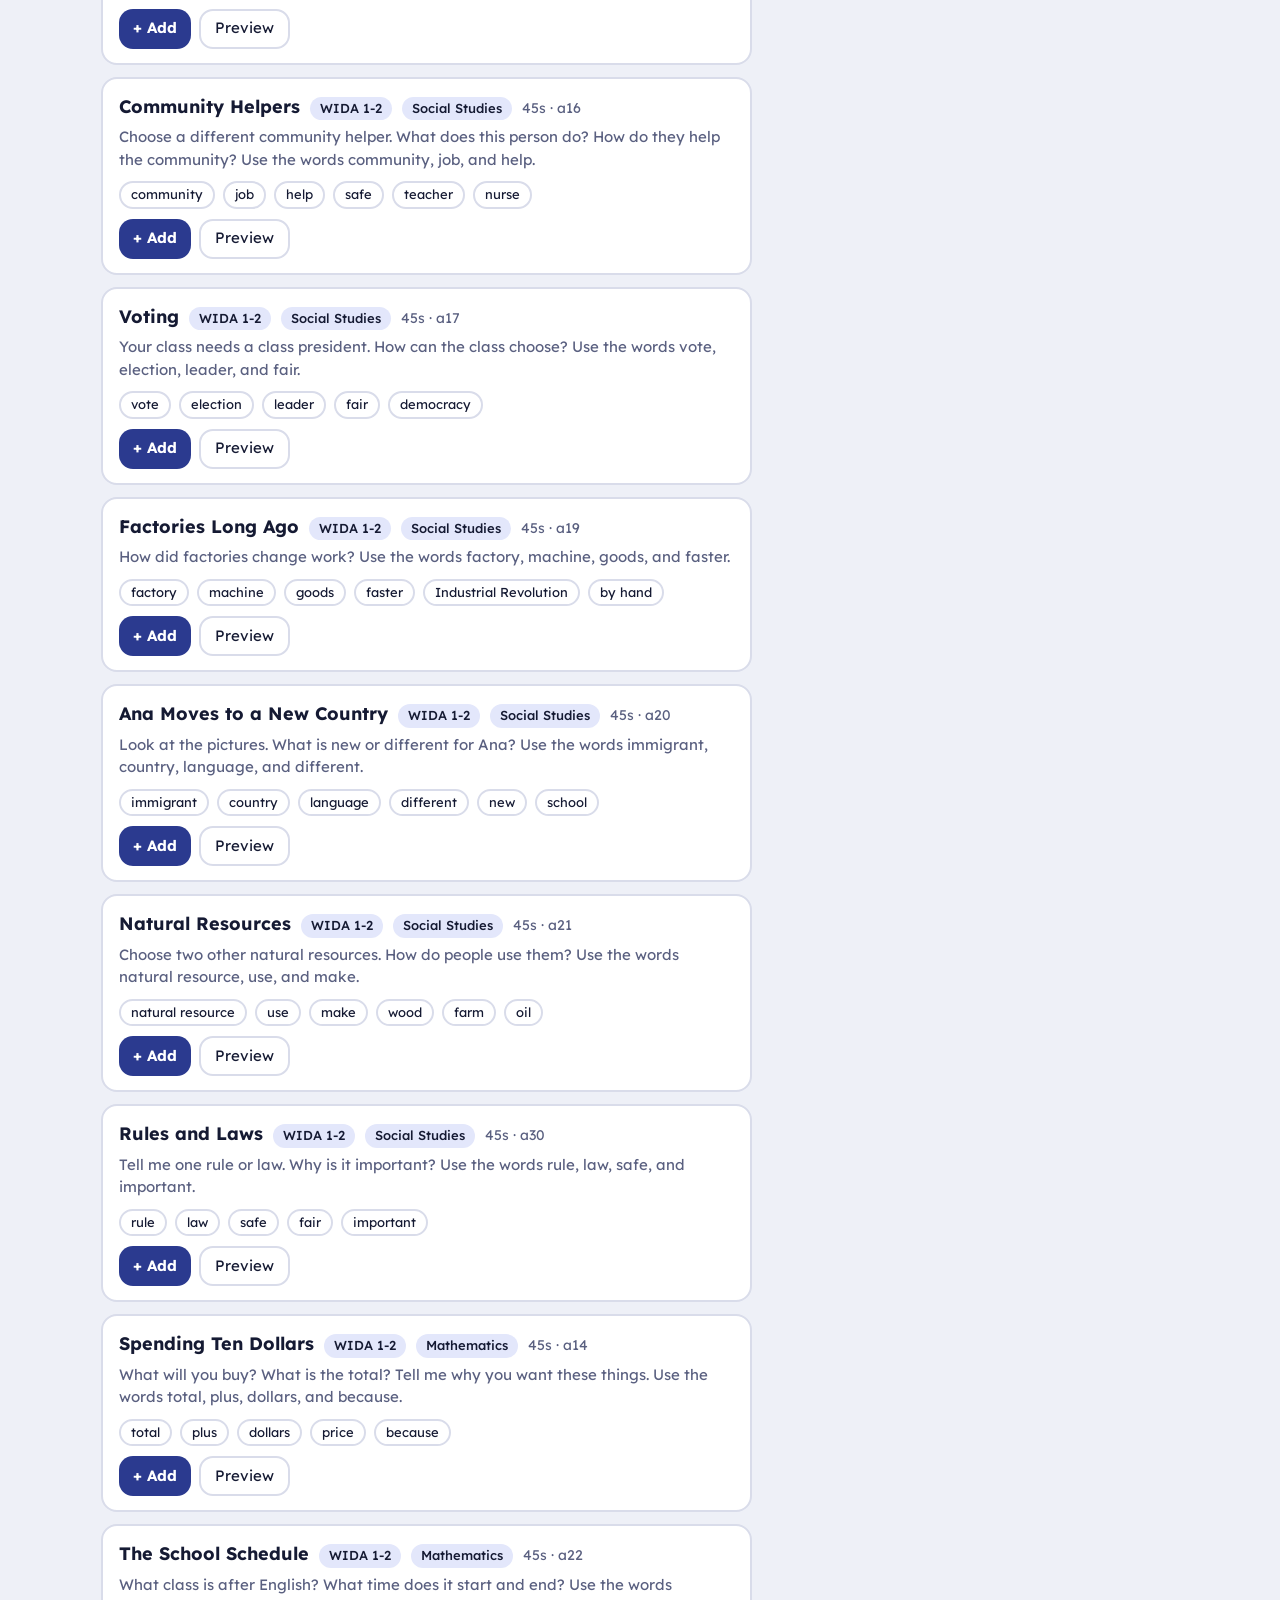
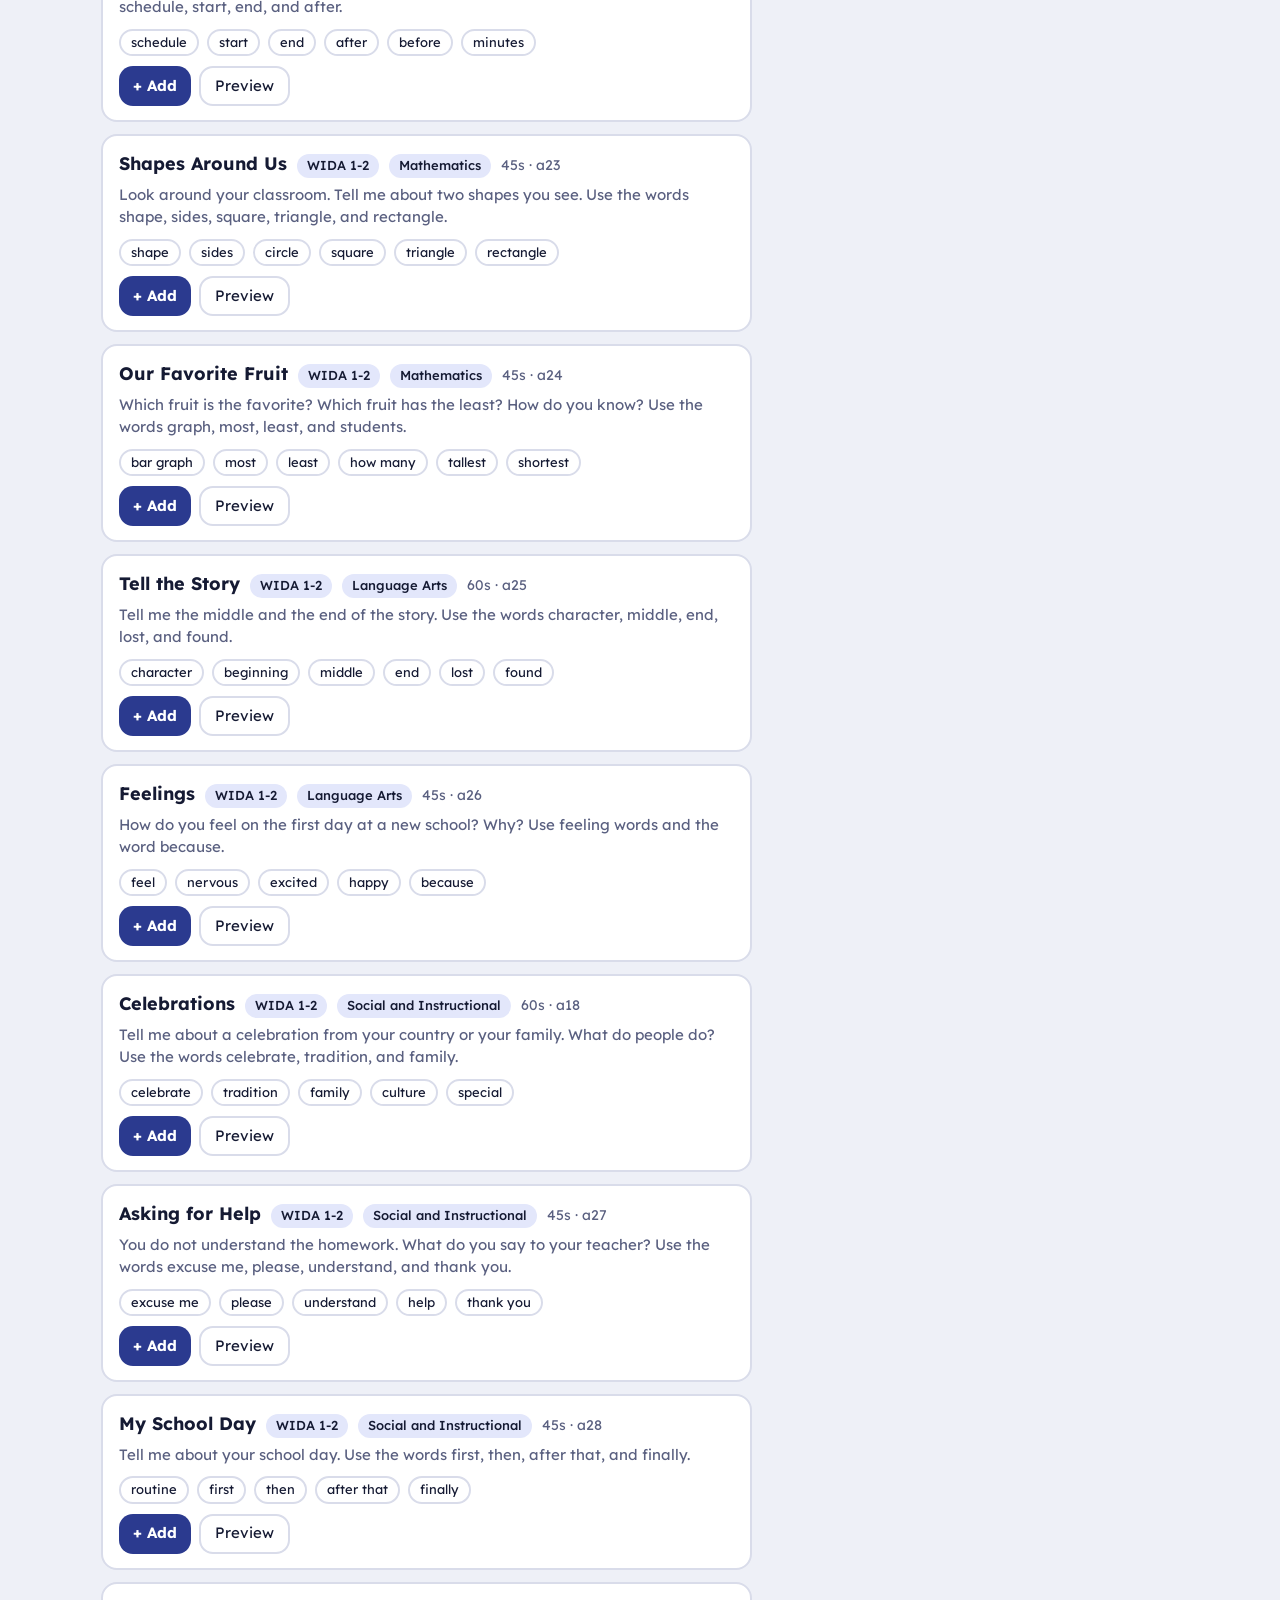
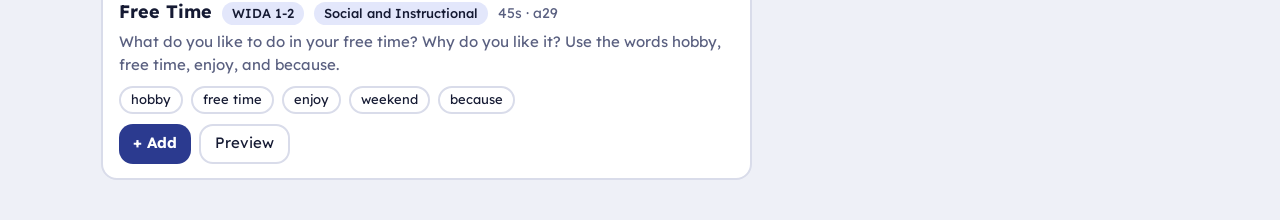
<file: teacher.html>
<!DOCTYPE html>
<html lang="en">
<head>
<meta charset="utf-8">
<meta name="viewport" content="width=device-width, initial-scale=1">
<title>Speaking Practice · Teacher</title>
<link rel="preconnect" href="https://fonts.googleapis.com">
<link href="https://fonts.googleapis.com/css2?family=Lexend:wght@400;500;700&display=swap" rel="stylesheet">
<link rel="stylesheet" href="app.css">
<style>
.layout{display:grid;grid-template-columns:minmax(0,1.6fr) minmax(0,1fr);gap:20px;align-items:start}
.panel{position:sticky;top:14px;max-height:calc(100vh - 28px);overflow:auto}
.filters{display:flex;flex-wrap:wrap;gap:10px;align-items:center;margin-bottom:14px}
.seg{display:inline-flex;border:2px solid var(--line);border-radius:14px;overflow:hidden}
.seg button{border-radius:0;min-height:42px;background:transparent;color:var(--ink);font-size:15px;padding:8px 14px}
.seg button.on{background:var(--brand);color:#fff}
.chips{display:flex;flex-wrap:wrap;gap:8px}
.chip{min-height:38px;padding:6px 12px;font-size:14px;border:2px solid var(--line);background:var(--paper);color:var(--ink);border-radius:999px}
.chip.on{border-color:var(--brand);background:var(--brand2);font-weight:700}
.list{display:grid;gap:12px}
.tk{background:var(--paper);border:2px solid var(--line);border-radius:16px;padding:14px 16px;display:grid;gap:6px}
.tk.sel{border-color:var(--brand);box-shadow:0 0 0 3px var(--brand2)}
.tkh{display:flex;gap:10px;align-items:baseline;flex-wrap:wrap}
.tkh b{font-size:18px}
.badge{font-size:13px;border-radius:999px;padding:2px 10px;background:var(--brand2);font-weight:500;white-space:nowrap}
.badge.l2{background:light-dark(#fde7d6,#4a2c14)}
.tkp{margin:0;color:var(--soft);font-size:15px}
.tk .words span{font-size:13px;padding:2px 10px}
.tkb{display:flex;gap:8px;flex-wrap:wrap;margin-top:4px}
.tkb button{min-height:40px;font-size:15px;padding:6px 14px}
.add{background:var(--brand);color:#fff;font-weight:700}
.tk.sel .add{background:var(--ok)}
.picked{display:grid;gap:8px;margin:10px 0}
.pk{display:flex;align-items:center;gap:8px;background:var(--brand2);border-radius:12px;padding:6px 8px 6px 12px}
.pk span{flex:1;font-size:15px}
.pk button{min-height:36px;min-width:36px;padding:4px 8px;background:var(--paper);color:var(--ink);font-size:14px}
.set{display:grid;gap:10px;margin:14px 0}
.tog{display:flex;align-items:center;gap:10px;font-weight:400;grid-template-columns:none}
.tog input{flex:none;width:22px;height:22px;accent-color:var(--brand)}
.linkbox{display:flex;gap:8px;flex-wrap:wrap}.linkbox input{flex:1 1 220px;font-size:14px}
.note{font-size:14px;color:var(--soft)}
.modal{position:fixed;inset:0;background:#0008;display:grid;place-items:center;padding:16px;z-index:10}
.modal>.card{width:min(1000px,100%);max-height:calc(100vh - 32px);overflow:auto}
.empty{color:var(--soft);font-size:15px;padding:10px 0}
@media(max-width:900px){.layout{grid-template-columns:minmax(0,1fr)}.panel{position:static;max-height:none}}
</style>
</head>
<body>
<header class="top"><h1>Speaking Practice · Teacher</h1><a href="index.html" style="color:#fff">Student page</a></header>
<main class="wrap">
 <div class="layout">
  <section>
   <h2>Choose tasks</h2>
   <p class="sub">Pick up to 12 tasks. Each task has a picture, a guide who gives content background, a model student, and a prompt with key words built in.</p>
   <div class="filters">
    <div class="seg" id="lv"><button data-v="1-2" class="on">WIDA 1–2</button><button data-v="3-4">WIDA 3–4</button><button data-v="all">All</button></div>
    <input id="q" type="search" placeholder="Search topics or words" aria-label="Search">
   </div>
   <div class="chips" id="areas" style="margin-bottom:16px"></div>
   <div class="list" id="list"></div>
  </section>
  <aside class="card panel">
   <h3>Your assignment</h3>
   <label>Assignment name<input id="nm" maxlength="80" placeholder="e.g. Unit 3 speaking practice"></label>
   <div class="picked" id="picked"></div>
   <div class="set">
    <label>Answer time<select id="tm"><option value="0">Each task's own time</option><option value="30">30 seconds</option><option value="45">45 seconds</option><option value="60">60 seconds</option><option value="90">90 seconds</option><option value="120">2 minutes</option></select></label>
    <label class="tog"><input type="checkbox" id="w" checked> Show key words on screen</label>
    <label class="tog"><input type="checkbox" id="p" checked> Key word pronunciation practice (hear each word, see the mouth move, record and check)</label>
    <label class="tog"><input type="checkbox" id="c" checked> Show the spoken text on screen</label>
    <label class="tog"><input type="checkbox" id="r" checked> Students can re-record an answer</label>
    <label class="tog"><input type="checkbox" id="x" checked> Make a transcript (Chrome sends the audio to Google to do this)</label>
    <label class="tog"><input type="checkbox" id="f" checked> Show practice feedback after each answer (needs the transcript)</label>
   </div>
   <h3>Student link</h3>
   <div class="linkbox"><input id="link" readonly aria-label="Student link"><button class="primary" id="copy">Copy</button></div>
   <div class="dock" style="margin-top:10px"><a class="ghost" id="open" target="_blank" style="display:inline-flex;align-items:center;min-height:44px;padding:8px 16px;border-radius:14px;text-decoration:none;color:var(--ink)">Open as a student</a><button class="ghost" id="clear">Clear</button></div>
   <p class="note" id="lnote"></p>
  </aside>
 </div>
</main>
<div id="modal"></div>
<script src="tasks.js"></script>
<script src="pics.js"></script>
<script src="pron.js"></script>
<script>
{
const BANK=window.BANK, BYID=Object.fromEntries(BANK.tasks.map(t=>[t.id,t]));
const AREAS=["Science","Social Studies","Mathematics","Language Arts","Social and Instructional"];
const esc=t=>String(t).replace(/[&<>"]/g,c=>({'&':'&amp;','<':'&lt;','>':'&gt;','"':'&quot;'}[c]));
const $=s=>document.querySelector(s);
const store={get(){try{return JSON.parse(localStorage.getItem('sp-teacher')||'{}')}catch(e){return{}}},set(v){try{localStorage.setItem('sp-teacher',JSON.stringify(v))}catch(e){}}};
const saved=store.get();
let level=saved.level||'1-2', area=null, picked=(saved.picked||[]).filter(id=>BYID[id]);
['nm','tm','w','p','c','r','x','f'].forEach(k=>{ if(saved[k]!==undefined){ const el=$('#'+k); if(el.type==='checkbox') el.checked=saved[k]; else el.value=saved[k]; } });

function drawFilters(){
 document.querySelectorAll('#lv button').forEach(b=>b.classList.toggle('on',b.dataset.v===level));
 $('#areas').innerHTML=['All topics',...AREAS].map(a=>`<button class="chip ${((a==='All topics'&&!area)||a===area)?'on':''}" data-a="${esc(a)}">${esc(a)}</button>`).join('');
}
function shortPrompt(t){return t.you.replace(/^Now (it's your turn|you)\. /,'');}
function drawList(){
 const q=$('#q').value.trim().toLowerCase();
 const items=BANK.tasks.filter(t=>(level==='all'||t.level===level)&&(!area||t.area===area)&&(!q||[t.title,t.area,t.you,t.intro,...t.terms].join(' ').toLowerCase().includes(q)));
 $('#list').innerHTML=items.length?items.map(t=>{const sel=picked.includes(t.id);return `<article class="tk ${sel?'sel':''}"><div class="tkh"><b>${esc(t.title)}</b><span class="badge ${t.level==='3-4'?'l2':''}">WIDA ${t.level}</span><span class="badge">${esc(t.area)}</span><span class="note">${t.time}s · ${t.id}</span></div><p class="tkp">${esc(shortPrompt(t))}</p><div class="words">${t.terms.map(w=>`<span>${esc(w)}</span>`).join('')}</div><div class="tkb"><button class="add" data-add="${t.id}">${sel?'✓ Added':'+ Add'}</button><button class="ghost" data-pv="${t.id}">Preview</button></div></article>`}).join(''):'<p class="empty">No tasks match.</p>';
}
function drawPicked(){
 $('#picked').innerHTML=picked.length?picked.map((id,i)=>`<div class="pk"><span><b>${i+1}.</b> ${esc(BYID[id].title)} <span class="note">· WIDA ${BYID[id].level}</span></span><button data-up="${i}" aria-label="Move up" ${i===0?'disabled':''}>↑</button><button data-dn="${i}" aria-label="Move down" ${i===picked.length-1?'disabled':''}>↓</button><button data-rm="${i}" aria-label="Remove">✕</button></div>`).join('')+`<p class="note">${picked.length} of 12 tasks</p>`:'<p class="empty">No tasks yet. Click <b>+ Add</b> on a task.</p>';
 drawLink();
}
function drawLink(){
 const p=new URLSearchParams();
 if(picked.length) p.set('t',picked.join(','));
 const tm=$('#tm').value; if(tm!=='0') p.set('tm',tm);
 for(const k of ['w','p','c','r','x','f']) if(!$('#'+k).checked) p.set(k,'0');
 $('#p').disabled=!$('#w').checked;
 const nm=$('#nm').value.trim(); if(nm) p.set('n',nm);
 const base=location.href.replace(/[?#].*$/,'').replace(/[^/]*$/,'')+'index.html';
 const url=base+'?'+p.toString().replace(/%2C/g,',');
 $('#link').value=picked.length?url:'';
 $('#open').href=picked.length?url:'index.html';
 $('#copy').disabled=!picked.length;
 $('#lnote').innerHTML=location.protocol==='file:'?'This page is open from your computer, so this link only works on this computer. Put the files on GitHub Pages to get a link students can use.':'Paste this link into a Canvas assignment. Students open it in Chrome.';
 store.set({level,picked,nm:$('#nm').value,tm:$('#tm').value,w:$('#w').checked,c:$('#c').checked,r:$('#r').checked,x:$('#x').checked,f:$('#f').checked,p:$('#p').checked});
}
function toggle(id){ const i=picked.indexOf(id); if(i>=0) picked.splice(i,1); else { if(picked.length>=12){ alertBox('You can choose up to 12 tasks.'); return; } picked.push(id); } drawList(); drawPicked(); }
function alertBox(msg){ $('#lnote').textContent=msg; }

/* preview */
let segTimer=null;
function playSeg(id,holder){
 return new Promise(res=>{
  clearInterval(segTimer); if(holder.a) holder.a.pause();
  const sg=(BANK.seg&&BANK.seg[id])||[id,0,null];
  const a=new Audio('audio/'+sg[0]+'.mp3'); holder.a=a;
  let fin=false; const done=()=>{ if(fin) return; fin=true; clearInterval(segTimer); res(); };
  a.onended=done; a.onerror=done;
  const go=()=>{ try{ if(sg[1]) a.currentTime=sg[1]; }catch(e){}
   a.play().then(()=>{ if(sg[2]!=null){ segTimer=setInterval(()=>{ if(holder.a!==a){ clearInterval(segTimer); return; } if(a.currentTime>=sg[2]){ a.pause(); done(); } },40); } }).catch(done); };
  if(sg[1]){ if(a.readyState>=1) go(); else a.addEventListener('loadedmetadata',go,{once:true}); } else go();
 });
}
const PH={a:null};
let tok=0;
function preview(id){
 const t=BYID[id];
 const lines=[['guide',t.intro,'_i'],['guide',t.ask,'_a'],[t.who,t.model,'_m'],['guide',t.you,'_y']];
 const N={guide:'Guide',maya:'Maya',leo:'Leo'};
 $('#modal').innerHTML=`<div class="modal" id="mbg"><div class="card"><div class="tkh" style="justify-content:space-between"><h2 style="margin:0">${esc(t.title)}</h2><button class="ghost" id="mx">Close</button></div><p class="note">WIDA ${t.level} · ${esc(t.area)} · ${t.time} seconds to answer</p>
 <div class="stage" style="margin-top:12px"><div class="pic">${renderVis(t.vis)}</div><div><div class="talk">${lines.map((l,i)=>`<div class="line past"><div class="av ${l[0]}"><span>${N[l[0]][0]}</span></div><div class="bub"><small>${N[l[0]]} <button class="ghost" style="min-height:30px;padding:0 10px;font-size:13px;margin-left:6px" data-play="${id+l[2]}">▶ Play</button></small>${esc(l[1])}</div></div>`).join('')}</div>
 <div class="keyterms"><h4>Key words · click to hear</h4><div class="words">${t.terms.map(w=>Pron.itemsFor([w]).length?`<button class="kwb" data-kw="${esc(w)}">🔊 ${esc(w)}</button>`:`<span>${esc(w)}</span>`).join('')}</div></div>
 <div class="dock"><button class="primary" id="pall">▶ Play all</button><button class="${picked.includes(id)?'ghost':'primary'}" id="madd">${picked.includes(id)?'Remove from assignment':'+ Add to assignment'}</button></div></div></div></div></div>`;
 const close=()=>{ tok++; clearInterval(segTimer); if(PH.a) PH.a.pause(); $('#modal').innerHTML=''; };
 $('#modal').querySelectorAll('[data-kw]').forEach(b=>b.onclick=()=>{ tok++; clearInterval(segTimer); if(PH.a) PH.a.pause(); const L=Pron.itemsFor(t.terms); Pron.open(L, Math.max(0,L.indexOf(Pron.itemsFor([b.dataset.kw])[0])), null); });
 $('#mx').onclick=close; $('#mbg').onclick=e=>{ if(e.target.id==='mbg') close(); };
 $('#madd').onclick=()=>{ toggle(id); close(); };
 const play=src=>playSeg(src,PH);
 $('#modal').querySelectorAll('[data-play]').forEach(b=>b.onclick=()=>{tok++;play(b.dataset.play)});
 $('#pall').onclick=async()=>{ const my=++tok; for(const l of lines){ if(my!==tok) return; await play(id+l[2]); } };
 document.addEventListener('keydown',function k(e){ if(e.key==='Escape'){ close(); document.removeEventListener('keydown',k);} });
}

document.addEventListener('click',e=>{
 const b=e.target.closest('button'); if(!b) return;
 if(b.dataset.v){ level=b.dataset.v; drawFilters(); drawList(); drawLink(); }
 else if(b.dataset.a){ area=b.dataset.a==='All topics'?null:b.dataset.a; drawFilters(); drawList(); }
 else if(b.dataset.add) toggle(b.dataset.add);
 else if(b.dataset.pv) preview(b.dataset.pv);
 else if(b.dataset.up){ const i=+b.dataset.up; [picked[i-1],picked[i]]=[picked[i],picked[i-1]]; drawPicked(); }
 else if(b.dataset.dn){ const i=+b.dataset.dn; [picked[i+1],picked[i]]=[picked[i],picked[i+1]]; drawPicked(); }
 else if(b.dataset.rm){ picked.splice(+b.dataset.rm,1); drawList(); drawPicked(); }
});
$('#q').oninput=drawList;
['nm','tm','w','p','c','r','x','f'].forEach(k=>$('#'+k).addEventListener('input',drawLink));
$('#copy').onclick=async()=>{ const v=$('#link').value; try{ await navigator.clipboard.writeText(v); $('#copy').textContent='Copied!'; }catch(e){ $('#link').select(); document.execCommand('copy'); $('#copy').textContent='Copied!'; } setTimeout(()=>$('#copy').textContent='Copy',1500); };
$('#clear').onclick=()=>{ picked=[]; drawList(); drawPicked(); };
drawFilters(); drawList(); drawPicked();
}
</script>
</body>
</html>
</file>
<file: app.css>
/*
VOICE: calm, friendly, exam-like but encouraging; big type and big buttons for newcomers.
IDEA: a test booth: one picture, one speaker at a time, one big record button.
PICTURE: a drawn scene, card set, chart or table for each task fills the stage.
COLOUR and TYPE: blueberry #2b3a8f frame, paper panels, tomato red only for recording; Lexend throughout.
LAYOUT: top bar with progress; stage = picture + speaker panel; controls below.
*/
:root{color-scheme:light dark;
 --bg:light-dark(#eef0f7,#11152b);--paper:light-dark(#ffffff,#1b2140);--ink:light-dark(#151a33,#eef0fa);
 --soft:light-dark(#5a6080,#a8aed0);--line:light-dark(#d9dcea,#2d3560);--brand:#2b3a8f;--brand2:light-dark(#e3e7fb,#26306a);
 --rec:#e5483b;--ok:#1f8a5b;--maya:#e9822b;--leo:#7b4fc9;--guide:#2b3a8f}
*{box-sizing:border-box;min-width:0}
body{margin:0;background:var(--bg);color:var(--ink);font:17px/1.5 Lexend,system-ui,sans-serif;overflow-x:clip}
button{font:inherit;cursor:pointer;border:0;border-radius:14px;min-height:48px;padding:10px 20px}
button:focus-visible,input:focus-visible,select:focus-visible,a:focus-visible{outline:3px solid #f2b705;outline-offset:2px}
button:disabled{opacity:.45;cursor:not-allowed}
.top{background:var(--brand);color:#fff;padding:12px max(4vw,16px);display:flex;align-items:center;gap:16px;flex-wrap:wrap}
.top h1{font-size:20px;margin:0;font-weight:700;flex:1 1 auto}
.prog{display:flex;gap:6px;align-items:center;flex-wrap:wrap}
.prog i{width:26px;height:8px;border-radius:4px;background:#ffffff40}.prog i.on{background:#fff}.prog i.now{background:#f2b705}
.wrap{max-width:1180px;margin:0 auto;padding:20px max(4vw,16px) 40px}
.card{background:var(--paper);border:1px solid var(--line);border-radius:20px;padding:clamp(18px,3vw,32px)}
h2{font-size:clamp(26px,4vw,40px);line-height:1.1;margin:0 0 10px;text-wrap:balance}
h3{font-size:20px;margin:0 0 6px}
.sub{color:var(--soft);margin:0 0 18px}
.stage{display:grid;grid-template-columns:minmax(0,1.5fr) minmax(0,1fr);gap:18px;align-items:start}
.pic{background:var(--paper);border:1px solid var(--line);border-radius:20px;overflow:hidden}
.pic svg{display:block;width:100%;height:auto}
.pichead{display:flex;justify-content:space-between;gap:10px;padding:12px 16px;border-bottom:1px solid var(--line);font-size:15px;color:var(--soft);flex-wrap:wrap}
.pichead b{color:var(--ink)}
.talk{display:flex;flex-direction:column;gap:12px}
.line{display:flex;gap:12px;align-items:flex-start;opacity:.5;transition:opacity .2s}
.line.live,.line.past{opacity:1}
.av{flex:none;width:48px;height:48px;border-radius:50%;display:grid;place-items:center;color:#fff;font-weight:700;font-size:18px;position:relative}
.line.live .av::after{content:"";position:absolute;inset:-6px;border-radius:50%;border:3px solid currentColor;animation:pulse 1.2s infinite}
.av.guide{background:var(--guide);color:var(--guide)}.av.maya{background:var(--maya);color:var(--maya)}.av.leo{background:var(--leo);color:var(--leo)}
.av span{color:#fff}
.bub{background:var(--brand2);border-radius:4px 16px 16px 16px;padding:10px 14px;font-size:17px}
.bub small{display:block;font-size:13px;color:var(--soft);font-weight:500}
.nocap .bub .tx{filter:blur(6px)}
.dock{margin-top:18px;display:flex;align-items:center;gap:14px;flex-wrap:wrap}
.primary{background:var(--brand);color:#fff;font-weight:700;font-size:18px;padding:12px 26px}
.ghost{background:transparent;color:var(--ink);border:2px solid var(--line)}
.recbtn{background:var(--rec);color:#fff;font-weight:700;font-size:20px;padding:14px 28px;display:flex;align-items:center;gap:12px}
.recbtn::before{content:"";width:18px;height:18px;border-radius:50%;background:#fff}
.timer{display:flex;align-items:center;gap:14px;font-weight:700}
.ring{width:64px;height:64px}.ring circle{fill:none;stroke-width:7}
.meter{width:140px;height:12px;border-radius:6px;background:var(--line);overflow:hidden}.meter b{display:block;height:100%;width:0;background:var(--ok);transition:width .08s}
.meter.wide{width:200px;height:14px;margin-top:4px}
.recdot{width:14px;height:14px;border-radius:50%;background:var(--rec);animation:blink 1s infinite}
.words{display:flex;flex-wrap:wrap;gap:8px;margin-top:4px}.words span{background:var(--paper);border:2px solid var(--line);border-radius:999px;padding:4px 12px;font-size:15px}
.keyterms{margin-top:14px;padding-top:12px;border-top:1px solid var(--line)}.keyterms h4{margin:0 0 6px;font-size:14px;color:var(--soft);font-weight:500}
.keyterms .words span{border-color:var(--brand);font-weight:500}
.tools{display:flex;gap:10px;flex-wrap:wrap;margin-top:12px}
.tools button{min-height:44px;font-size:15px;padding:8px 14px}
.msg{padding:12px 16px;border-radius:12px;background:light-dark(#fdecea,#4a1d1a);margin-top:14px}
.good{background:light-dark(#e3f5ec,#123b2a)}
.form{display:grid;gap:14px;max-width:520px}
label{font-weight:500;display:grid;gap:6px}
input,select{font:inherit;font-size:16px;padding:10px 12px;border-radius:12px;border:2px solid var(--line);background:var(--paper);color:var(--ink);max-width:100%}
table{border-collapse:collapse;width:100%}td,th{border-bottom:1px solid var(--line);padding:8px;text-align:left;vertical-align:top}
.micbox{margin-top:16px;padding-top:14px;border-top:1px solid var(--line);display:grid;gap:8px}
.steps{margin:0;padding-left:1.4em;display:grid;gap:4px;font-size:16px}
.trs{display:grid;gap:10px}.tr{border:1px solid var(--line);border-radius:14px;padding:12px 16px}.trh{display:flex;justify-content:space-between;gap:10px}.trh span{color:var(--soft);font-size:14px}
.trq{margin:4px 0;color:var(--soft);font-size:15px}.tra{margin:6px 0 0;padding:8px 12px;border-radius:10px;background:var(--brand2)}
/* generated visuals */
.vis{padding:18px;background:light-dark(#f4f7ff,#161b38)}
.cards{display:grid;grid-template-columns:repeat(auto-fit,minmax(120px,1fr));gap:14px;min-height:260px;align-content:center}
.vc{background:var(--paper);border:2px solid var(--line);border-radius:16px;padding:16px 10px;text-align:center;display:grid;gap:8px;align-content:center;position:relative}
.ve{font-size:52px;line-height:1.1}
.vt{font-size:16px;font-weight:500;line-height:1.3}
.cards.seq .vc:not(:last-child)::after{content:"→";position:absolute;right:-15px;top:50%;transform:translateY(-50%);font-size:22px;font-weight:700;color:var(--brand);background:var(--paper);border-radius:50%;width:24px;height:24px;line-height:22px;z-index:1}
.bars .bt{font-weight:700;margin-bottom:8px}
.bw{display:flex;align-items:flex-end;gap:12px;padding-top:16px}
.bc{flex:1;display:flex;flex-direction:column;align-items:center;gap:6px}
.bh{height:190px;width:100%;display:flex;align-items:flex-end;justify-content:center}
.bb{width:min(64px,80%);flex:none;background:var(--brand);border-radius:8px 8px 0 0}
.bv{font-weight:700;font-size:17px;white-space:nowrap}
.bl{font-size:14px;text-align:center;min-height:2.6em;line-height:1.3}
.vtab table{background:var(--paper);border-radius:12px;overflow:hidden;font-size:17px}.vtab th{background:var(--brand2)}.vtab thead th{background:var(--brand);color:#fff}
.fb{flex-basis:100%;border:2px solid var(--line);border-radius:16px;padding:14px 16px;display:grid;gap:10px;background:var(--paper)}
.fb h4{margin:0;font-size:18px}.fbh{display:flex;align-items:center;gap:12px;flex-wrap:wrap}
.band{font-weight:700;border-radius:999px;padding:4px 14px;color:#fff}.band.b0,.band.b1{background:#b54a2c}.band.b2{background:#a3740a}.band.b3{background:#1f7a52}.band.b4{background:#2b3a8f}
.heard{margin:0;padding:8px 12px;border-radius:10px;background:var(--brand2)}.heard small,.fbkw small{display:block;color:var(--soft);font-size:13px}
.words .kw-yes{border-color:#1f8a5b;background:light-dark(#e3f5ec,#123b2a);font-weight:500}.words .kw-no{opacity:.75}
.fbl{margin:0;padding-left:1.3em;display:grid;gap:4px}.note{font-size:14px;color:var(--soft)}
@keyframes pulse{0%{transform:scale(.9);opacity:1}100%{transform:scale(1.25);opacity:0}}
@keyframes blink{50%{opacity:.2}}
@media(prefers-reduced-motion:reduce){*{animation:none!important}}
@media(max-width:820px){.stage{grid-template-columns:minmax(0,1fr)}}
@media(max-width:600px){.top h1{font-size:16px}.prog{gap:3px}.prog i{width:12px}.ve{font-size:40px}.vtab table{font-size:14px}}
/* key-word pronunciation practice */
.words button.kwb{font:inherit;font-size:15px;min-height:38px;padding:4px 12px;border-radius:999px;border:2px solid var(--brand);background:var(--paper);color:var(--ink);font-weight:500;cursor:pointer}
.words button.kwb:hover{background:var(--brand2)}
.pmodal{position:fixed;inset:0;background:#0009;display:grid;place-items:center;padding:12px;z-index:20}
.pcard{background:var(--paper);color:var(--ink);border-radius:22px;width:min(560px,100%);max-height:calc(100vh - 24px);overflow:auto;display:grid}
.phead{display:flex;align-items:center;gap:12px;padding:14px 18px;border-bottom:1px solid var(--line)}.phead b{flex:1}
.pclose{min-height:40px;min-width:40px;padding:4px 10px}
.pbody{padding:16px 20px;display:grid;gap:12px;justify-items:center;text-align:center}
.pword{font-size:clamp(32px,7vw,46px);font-weight:700;line-height:1.1}
.pres{font-size:22px;color:var(--soft)}.pres b{color:var(--ink);font-weight:700;font-size:1.1em}.pres .dot{margin:0 3px;color:var(--line)}
.pmouth{width:min(300px,78vw);border-radius:20px;overflow:hidden;border:2px solid #c9daf6;background:#eef4fe}
.mouth{display:block;width:100%;height:auto}
.pbtns{display:flex;gap:10px;flex-wrap:wrap;justify-content:center}
.pnav{display:flex;justify-content:space-between;gap:10px;padding:12px 18px;border-top:1px solid var(--line)}
#pout{display:grid;gap:8px;justify-items:center;width:100%}#pout .msg{margin:0;width:100%}
</file>
